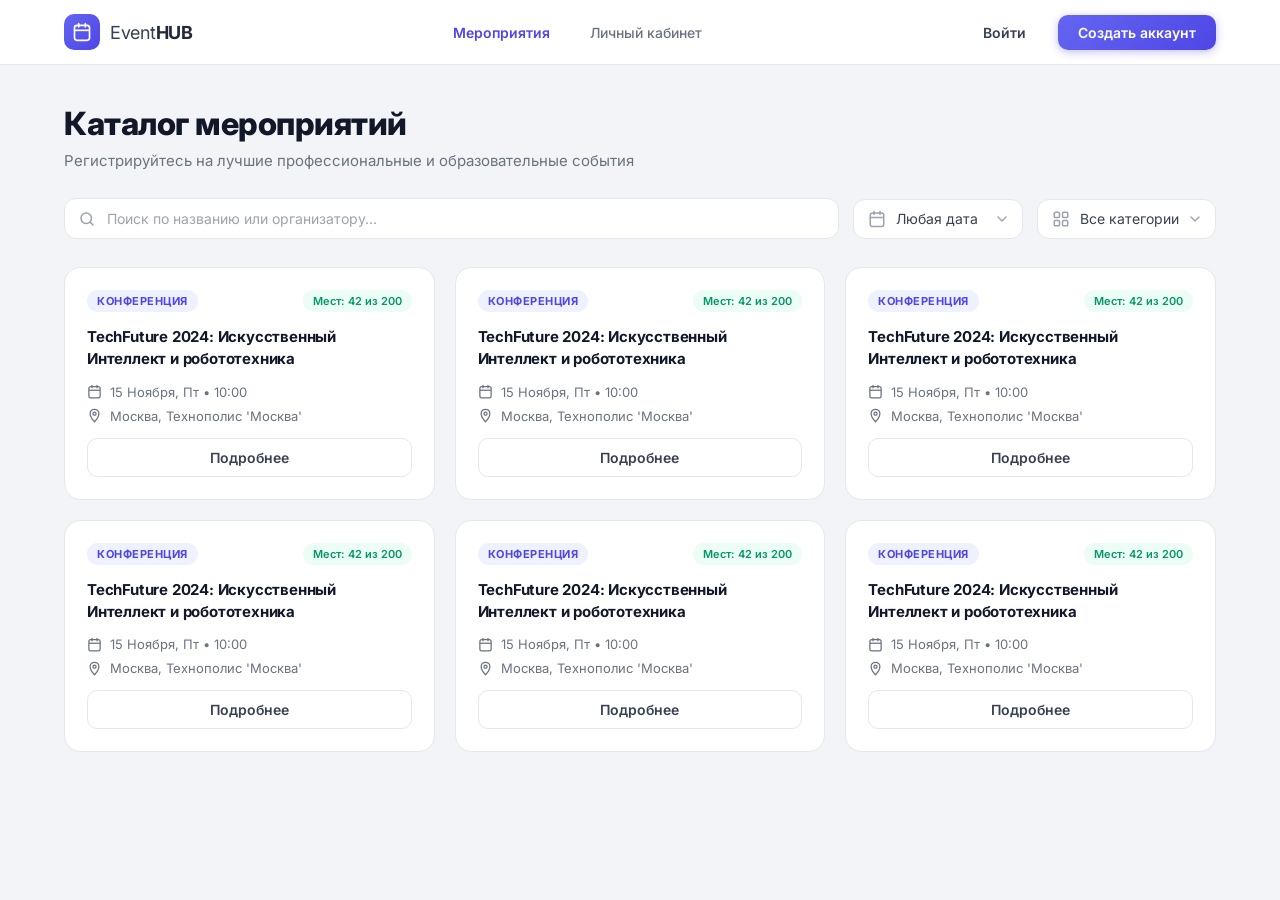
<file: index.html>
<!DOCTYPE html>
<html lang="ru">
<head>
    <meta charset="UTF-8">
    <meta name="viewport" content="width=device-width, initial-scale=1.0">
    <title>EventHUB — Каталог мероприятий</title>
    <link rel="stylesheet" href="style.css">
    <link rel="preconnect" href="https://fonts.googleapis.com">
    <link href="https://fonts.googleapis.com/css2?family=Inter:wght@400;500;600;700;800&display=swap" rel="stylesheet">
</head>
<body>

    <!-- ===== HEADER ===== -->
    <header class="header">
        <div class="header__inner">
            <a href="#" class="logo">
                <div class="logo__icon">
                    <svg width="20" height="20" viewBox="0 0 24 24" fill="none">
                        <rect x="3" y="4" width="18" height="18" rx="3" stroke="white" stroke-width="2"/>
                        <path d="M3 10h18" stroke="white" stroke-width="2"/>
                        <path d="M8 2v4M16 2v4" stroke="white" stroke-width="2" stroke-linecap="round"/>
                    </svg>
                </div>
                <span class="logo__text">Event<strong>HUB</strong></span>
            </a>

            <nav class="nav">
                <a href="#" class="nav__link nav__link--active">Мероприятия</a>
                <a href="#" class="nav__link">Личный кабинет</a>
            </nav>

            <div class="header__actions">
                <a href="#" class="btn btn--ghost">Войти</a>
                <a href="#" class="btn btn--primary">Создать аккаунт</a>
            </div>
        </div>
    </header>

    <!-- ===== MAIN ===== -->
    <main class="main">

        <!-- Hero -->
        <section class="hero">
            <h1 class="hero__title">Каталог мероприятий</h1>
            <p class="hero__subtitle">Регистрируйтесь на лучшие профессиональные и образовательные события</p>
        </section>

        <!-- Filters -->
        <section class="filters">
            <div class="filters__search">
                <svg class="filters__search-icon" width="18" height="18" viewBox="0 0 24 24" fill="none">
                    <circle cx="11" cy="11" r="7" stroke="#9CA3AF" stroke-width="2"/>
                    <path d="M20 20l-3.5-3.5" stroke="#9CA3AF" stroke-width="2" stroke-linecap="round"/>
                </svg>
                <input type="text" class="filters__input" placeholder="Поиск по названию или организатору...">
            </div>

            <div class="filters__select-wrap">
                <svg class="filters__select-icon" width="18" height="18" viewBox="0 0 24 24" fill="none">
                    <rect x="3" y="4" width="18" height="18" rx="3" stroke="#9CA3AF" stroke-width="2"/>
                    <path d="M3 10h18" stroke="#9CA3AF" stroke-width="2"/>
                    <path d="M8 2v4M16 2v4" stroke="#9CA3AF" stroke-width="2" stroke-linecap="round"/>
                </svg>
                <select class="filters__select">
                    <option>Любая дата</option>
                    <option>Сегодня</option>
                    <option>Эта неделя</option>
                    <option>Этот месяц</option>
                </select>
                <svg class="filters__chevron" width="16" height="16" viewBox="0 0 24 24" fill="none">
                    <path d="M6 9l6 6 6-6" stroke="#9CA3AF" stroke-width="2" stroke-linecap="round" stroke-linejoin="round"/>
                </svg>
            </div>

            <div class="filters__select-wrap">
                <svg class="filters__select-icon" width="18" height="18" viewBox="0 0 24 24" fill="none">
                    <rect x="3" y="3" width="7" height="7" rx="1.5" stroke="#9CA3AF" stroke-width="2"/>
                    <rect x="14" y="3" width="7" height="7" rx="1.5" stroke="#9CA3AF" stroke-width="2"/>
                    <rect x="3" y="14" width="7" height="7" rx="1.5" stroke="#9CA3AF" stroke-width="2"/>
                    <rect x="14" y="14" width="7" height="7" rx="1.5" stroke="#9CA3AF" stroke-width="2"/>
                </svg>
                <select class="filters__select">
                    <option>Все категории</option>
                    <option>Конференция</option>
                    <option>Мастер-класс</option>
                    <option>Семинар</option>
                </select>
                <svg class="filters__chevron" width="16" height="16" viewBox="0 0 24 24" fill="none">
                    <path d="M6 9l6 6 6-6" stroke="#9CA3AF" stroke-width="2" stroke-linecap="round" stroke-linejoin="round"/>
                </svg>
            </div>
        </section>

        <!-- Cards Grid -->
        <section class="cards">

            <!-- Card 1 -->
            <article class="card">
                <div class="card__header">
                    <span class="badge badge--category">КОНФЕРЕНЦИЯ</span>
                    <span class="badge badge--seats">Мест: 42 из 200</span>
                </div>
                <h2 class="card__title">TechFuture 2024: Искусственный Интеллект и робототехника</h2>
                <div class="card__meta">
                    <div class="card__meta-item">
                        <svg width="15" height="15" viewBox="0 0 24 24" fill="none">
                            <rect x="3" y="4" width="18" height="18" rx="3" stroke="#6B7280" stroke-width="2"/>
                            <path d="M3 10h18" stroke="#6B7280" stroke-width="2"/>
                            <path d="M8 2v4M16 2v4" stroke="#6B7280" stroke-width="2" stroke-linecap="round"/>
                        </svg>
                        <span>15 Ноября, Пт &bull; 10:00</span>
                    </div>
                    <div class="card__meta-item">
                        <svg width="15" height="15" viewBox="0 0 24 24" fill="none">
                            <path d="M12 2C8.13 2 5 5.13 5 9c0 5.25 7 13 7 13s7-7.75 7-13c0-3.87-3.13-7-7-7z" stroke="#6B7280" stroke-width="2"/>
                            <circle cx="12" cy="9" r="2.5" stroke="#6B7280" stroke-width="2"/>
                        </svg>
                        <span>Москва, Технополис 'Москва'</span>
                    </div>
                </div>
                <a href="#" class="card__btn">Подробнее</a>
            </article>

            <!-- Card 2 -->
            <article class="card">
                <div class="card__header">
                    <span class="badge badge--category">КОНФЕРЕНЦИЯ</span>
                    <span class="badge badge--seats">Мест: 42 из 200</span>
                </div>
                <h2 class="card__title">TechFuture 2024: Искусственный Интеллект и робототехника</h2>
                <div class="card__meta">
                    <div class="card__meta-item">
                        <svg width="15" height="15" viewBox="0 0 24 24" fill="none">
                            <rect x="3" y="4" width="18" height="18" rx="3" stroke="#6B7280" stroke-width="2"/>
                            <path d="M3 10h18" stroke="#6B7280" stroke-width="2"/>
                            <path d="M8 2v4M16 2v4" stroke="#6B7280" stroke-width="2" stroke-linecap="round"/>
                        </svg>
                        <span>15 Ноября, Пт &bull; 10:00</span>
                    </div>
                    <div class="card__meta-item">
                        <svg width="15" height="15" viewBox="0 0 24 24" fill="none">
                            <path d="M12 2C8.13 2 5 5.13 5 9c0 5.25 7 13 7 13s7-7.75 7-13c0-3.87-3.13-7-7-7z" stroke="#6B7280" stroke-width="2"/>
                            <circle cx="12" cy="9" r="2.5" stroke="#6B7280" stroke-width="2"/>
                        </svg>
                        <span>Москва, Технополис 'Москва'</span>
                    </div>
                </div>
                <a href="#" class="card__btn">Подробнее</a>
            </article>

            <!-- Card 3 -->
            <article class="card">
                <div class="card__header">
                    <span class="badge badge--category">КОНФЕРЕНЦИЯ</span>
                    <span class="badge badge--seats">Мест: 42 из 200</span>
                </div>
                <h2 class="card__title">TechFuture 2024: Искусственный Интеллект и робототехника</h2>
                <div class="card__meta">
                    <div class="card__meta-item">
                        <svg width="15" height="15" viewBox="0 0 24 24" fill="none">
                            <rect x="3" y="4" width="18" height="18" rx="3" stroke="#6B7280" stroke-width="2"/>
                            <path d="M3 10h18" stroke="#6B7280" stroke-width="2"/>
                            <path d="M8 2v4M16 2v4" stroke="#6B7280" stroke-width="2" stroke-linecap="round"/>
                        </svg>
                        <span>15 Ноября, Пт &bull; 10:00</span>
                    </div>
                    <div class="card__meta-item">
                        <svg width="15" height="15" viewBox="0 0 24 24" fill="none">
                            <path d="M12 2C8.13 2 5 5.13 5 9c0 5.25 7 13 7 13s7-7.75 7-13c0-3.87-3.13-7-7-7z" stroke="#6B7280" stroke-width="2"/>
                            <circle cx="12" cy="9" r="2.5" stroke="#6B7280" stroke-width="2"/>
                        </svg>
                        <span>Москва, Технополис 'Москва'</span>
                    </div>
                </div>
                <a href="#" class="card__btn">Подробнее</a>
            </article>

            <!-- Card 4 -->
            <article class="card">
                <div class="card__header">
                    <span class="badge badge--category">КОНФЕРЕНЦИЯ</span>
                    <span class="badge badge--seats">Мест: 42 из 200</span>
                </div>
                <h2 class="card__title">TechFuture 2024: Искусственный Интеллект и робототехника</h2>
                <div class="card__meta">
                    <div class="card__meta-item">
                        <svg width="15" height="15" viewBox="0 0 24 24" fill="none">
                            <rect x="3" y="4" width="18" height="18" rx="3" stroke="#6B7280" stroke-width="2"/>
                            <path d="M3 10h18" stroke="#6B7280" stroke-width="2"/>
                            <path d="M8 2v4M16 2v4" stroke="#6B7280" stroke-width="2" stroke-linecap="round"/>
                        </svg>
                        <span>15 Ноября, Пт &bull; 10:00</span>
                    </div>
                    <div class="card__meta-item">
                        <svg width="15" height="15" viewBox="0 0 24 24" fill="none">
                            <path d="M12 2C8.13 2 5 5.13 5 9c0 5.25 7 13 7 13s7-7.75 7-13c0-3.87-3.13-7-7-7z" stroke="#6B7280" stroke-width="2"/>
                            <circle cx="12" cy="9" r="2.5" stroke="#6B7280" stroke-width="2"/>
                        </svg>
                        <span>Москва, Технополис 'Москва'</span>
                    </div>
                </div>
                <a href="#" class="card__btn">Подробнее</a>
            </article>

            <!-- Card 5 -->
            <article class="card">
                <div class="card__header">
                    <span class="badge badge--category">КОНФЕРЕНЦИЯ</span>
                    <span class="badge badge--seats">Мест: 42 из 200</span>
                </div>
                <h2 class="card__title">TechFuture 2024: Искусственный Интеллект и робототехника</h2>
                <div class="card__meta">
                    <div class="card__meta-item">
                        <svg width="15" height="15" viewBox="0 0 24 24" fill="none">
                            <rect x="3" y="4" width="18" height="18" rx="3" stroke="#6B7280" stroke-width="2"/>
                            <path d="M3 10h18" stroke="#6B7280" stroke-width="2"/>
                            <path d="M8 2v4M16 2v4" stroke="#6B7280" stroke-width="2" stroke-linecap="round"/>
                        </svg>
                        <span>15 Ноября, Пт &bull; 10:00</span>
                    </div>
                    <div class="card__meta-item">
                        <svg width="15" height="15" viewBox="0 0 24 24" fill="none">
                            <path d="M12 2C8.13 2 5 5.13 5 9c0 5.25 7 13 7 13s7-7.75 7-13c0-3.87-3.13-7-7-7z" stroke="#6B7280" stroke-width="2"/>
                            <circle cx="12" cy="9" r="2.5" stroke="#6B7280" stroke-width="2"/>
                        </svg>
                        <span>Москва, Технополис 'Москва'</span>
                    </div>
                </div>
                <a href="#" class="card__btn">Подробнее</a>
            </article>

            <!-- Card 6 -->
            <article class="card">
                <div class="card__header">
                    <span class="badge badge--category">КОНФЕРЕНЦИЯ</span>
                    <span class="badge badge--seats">Мест: 42 из 200</span>
                </div>
                <h2 class="card__title">TechFuture 2024: Искусственный Интеллект и робототехника</h2>
                <div class="card__meta">
                    <div class="card__meta-item">
                        <svg width="15" height="15" viewBox="0 0 24 24" fill="none">
                            <rect x="3" y="4" width="18" height="18" rx="3" stroke="#6B7280" stroke-width="2"/>
                            <path d="M3 10h18" stroke="#6B7280" stroke-width="2"/>
                            <path d="M8 2v4M16 2v4" stroke="#6B7280" stroke-width="2" stroke-linecap="round"/>
                        </svg>
                        <span>15 Ноября, Пт &bull; 10:00</span>
                    </div>
                    <div class="card__meta-item">
                        <svg width="15" height="15" viewBox="0 0 24 24" fill="none">
                            <path d="M12 2C8.13 2 5 5.13 5 9c0 5.25 7 13 7 13s7-7.75 7-13c0-3.87-3.13-7-7-7z" stroke="#6B7280" stroke-width="2"/>
                            <circle cx="12" cy="9" r="2.5" stroke="#6B7280" stroke-width="2"/>
                        </svg>
                        <span>Москва, Технополис 'Москва'</span>
                    </div>
                </div>
                <a href="#" class="card__btn">Подробнее</a>
            </article>

        </section>
    </main>

</body>
</html>
</file>
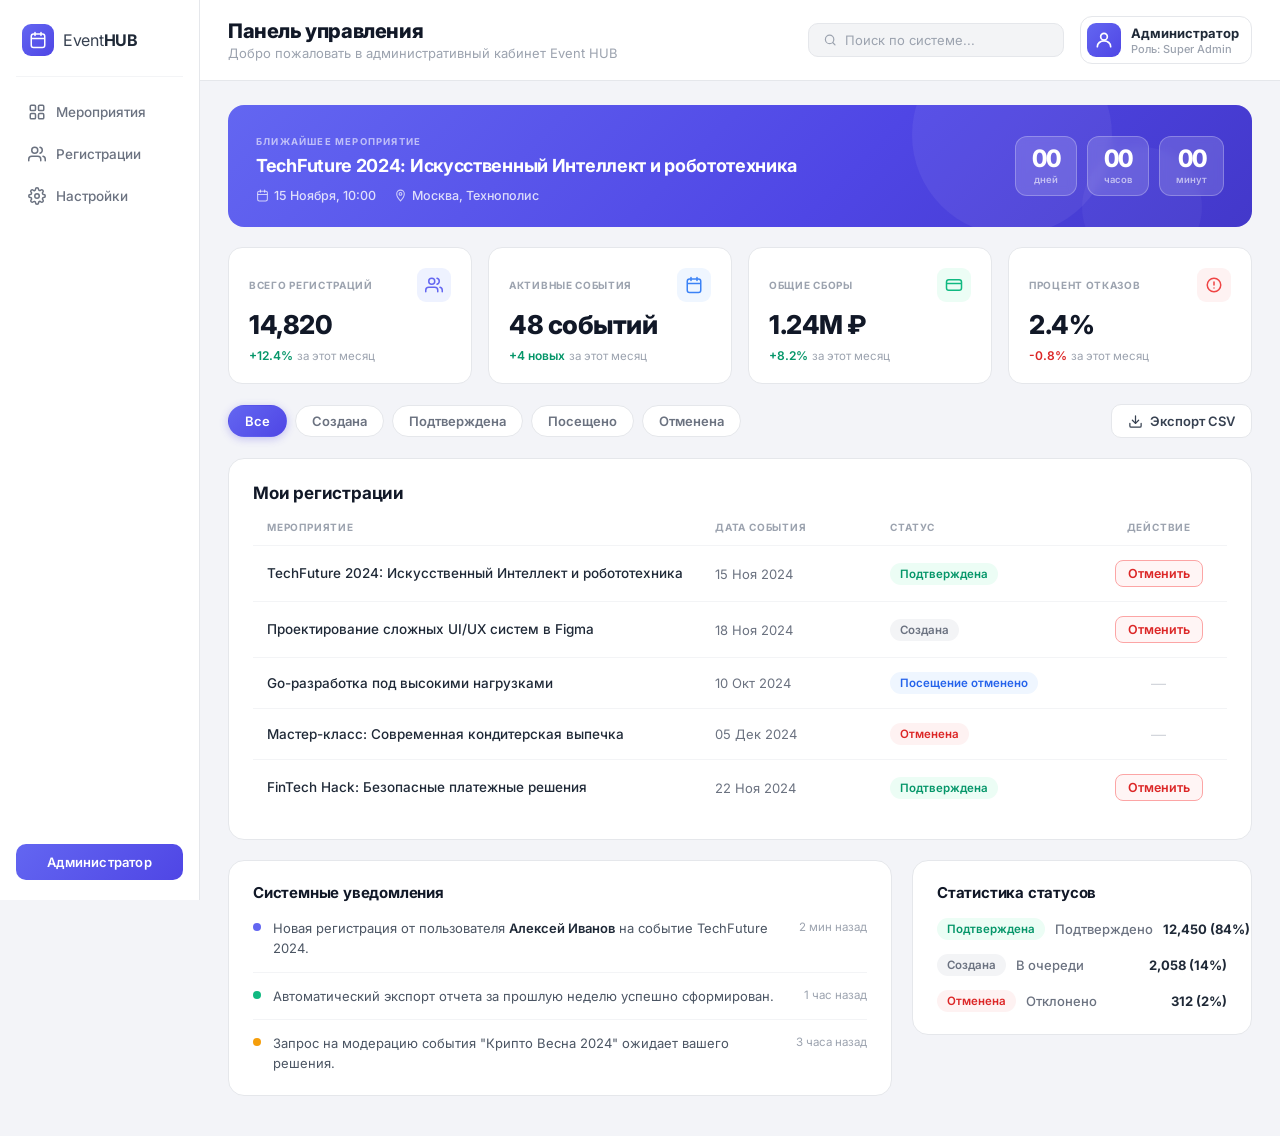
<file: admin.html>
<!DOCTYPE html>
<html lang="ru">
<head>
    <meta charset="UTF-8">
    <meta name="viewport" content="width=device-width, initial-scale=1.0">
    <title>Панель управления — EventHUB Admin</title>
    <link rel="stylesheet" href="admin-style.css">
    <link href="https://fonts.googleapis.com/css2?family=Inter:wght@400;500;600;700;800&display=swap" rel="stylesheet">
</head>
<body>

    <!-- ===== SIDEBAR ===== -->
    <aside class="sidebar">
        <div class="sidebar__logo">
            <div class="sidebar__logo-icon">
                <svg width="18" height="18" viewBox="0 0 24 24" fill="none">
                    <rect x="3" y="4" width="18" height="18" rx="3" stroke="white" stroke-width="2"/>
                    <path d="M3 10h18" stroke="white" stroke-width="2"/>
                    <path d="M8 2v4M16 2v4" stroke="white" stroke-width="2" stroke-linecap="round"/>
                </svg>
            </div>
            <span class="sidebar__logo-text">Event<strong>HUB</strong></span>
        </div>

        <nav class="sidebar__nav">
            <a href="#" class="sidebar__link">
                <svg width="18" height="18" viewBox="0 0 24 24" fill="none">
                    <rect x="3" y="3" width="7" height="7" rx="1.5" stroke="currentColor" stroke-width="2"/>
                    <rect x="14" y="3" width="7" height="7" rx="1.5" stroke="currentColor" stroke-width="2"/>
                    <rect x="3" y="14" width="7" height="7" rx="1.5" stroke="currentColor" stroke-width="2"/>
                    <rect x="14" y="14" width="7" height="7" rx="1.5" stroke="currentColor" stroke-width="2"/>
                </svg>
                <span>Мероприятия</span>
            </a>
            <a href="#" class="sidebar__link">
                <svg width="18" height="18" viewBox="0 0 24 24" fill="none">
                    <path d="M17 21v-2a4 4 0 0 0-4-4H5a4 4 0 0 0-4 4v2" stroke="currentColor" stroke-width="2" stroke-linecap="round"/>
                    <circle cx="9" cy="7" r="4" stroke="currentColor" stroke-width="2"/>
                    <path d="M23 21v-2a4 4 0 0 0-3-3.87M16 3.13a4 4 0 0 1 0 7.75" stroke="currentColor" stroke-width="2" stroke-linecap="round"/>
                </svg>
                <span>Регистрации</span>
            </a>
            <a href="#" class="sidebar__link">
                <svg width="18" height="18" viewBox="0 0 24 24" fill="none">
                    <circle cx="12" cy="12" r="3" stroke="currentColor" stroke-width="2"/>
                    <path d="M19.4 15a1.65 1.65 0 0 0 .33 1.82l.06.06a2 2 0 1 1-2.83 2.83l-.06-.06a1.65 1.65 0 0 0-1.82-.33 1.65 1.65 0 0 0-1 1.51V21a2 2 0 0 1-4 0v-.09A1.65 1.65 0 0 0 9 19.4a1.65 1.65 0 0 0-1.82.33l-.06.06a2 2 0 1 1-2.83-2.83l.06-.06A1.65 1.65 0 0 0 4.68 15a1.65 1.65 0 0 0-1.51-1H3a2 2 0 0 1 0-4h.09A1.65 1.65 0 0 0 4.6 9a1.65 1.65 0 0 0-.33-1.82l-.06-.06a2 2 0 1 1 2.83-2.83l.06.06A1.65 1.65 0 0 0 9 4.68a1.65 1.65 0 0 0 1-1.51V3a2 2 0 0 1 4 0v.09a1.65 1.65 0 0 0 1 1.51 1.65 1.65 0 0 0 1.82-.33l.06-.06a2 2 0 1 1 2.83 2.83l-.06.06A1.65 1.65 0 0 0 19.4 9a1.65 1.65 0 0 0 1.51 1H21a2 2 0 0 1 0 4h-.09a1.65 1.65 0 0 0-1.51 1z" stroke="currentColor" stroke-width="2"/>
                </svg>
                <span>Настройки</span>
            </a>
        </nav>

        <div class="sidebar__role"><span>Администратор</span></div>
    </aside>

    <!-- ===== MAIN AREA ===== -->
    <div class="main-area">

        <!-- Top Bar -->
        <header class="topbar">
            <div class="topbar__left">
                <h1 class="topbar__title">Панель управления</h1>
                <p class="topbar__subtitle">Добро пожаловать в административный кабинет Event HUB</p>
            </div>
            <div class="topbar__right">
                <div class="search-box">
                    <svg width="16" height="16" viewBox="0 0 24 24" fill="none">
                        <circle cx="11" cy="11" r="7" stroke="#9CA3AF" stroke-width="2"/>
                        <path d="M20 20l-3.5-3.5" stroke="#9CA3AF" stroke-width="2" stroke-linecap="round"/>
                    </svg>
                    <input type="text" class="search-box__input" placeholder="Поиск по системе...">
                </div>
                <div class="user-badge">
                    <div class="user-badge__avatar">
                        <svg width="20" height="20" viewBox="0 0 24 24" fill="none">
                            <circle cx="12" cy="8" r="4" stroke="white" stroke-width="2"/>
                            <path d="M4 20c0-4 3.6-7 8-7s8 3 8 7" stroke="white" stroke-width="2" stroke-linecap="round"/>
                        </svg>
                    </div>
                    <div class="user-badge__info">
                        <span class="user-badge__name">Администратор</span>
                        <span class="user-badge__role">Роль: Super Admin</span>
                    </div>
                </div>
            </div>
        </header>

        <!-- Content -->
        <main class="content">

            <!-- Countdown Banner -->
            <section class="countdown-banner">
                <div class="countdown-banner__info">
                    <span class="countdown-banner__label">БЛИЖАЙШЕЕ МЕРОПРИЯТИЕ</span>
                    <h2 class="countdown-banner__title">TechFuture 2024: Искусственный Интеллект и робототехника</h2>
                    <div class="countdown-banner__meta">
                        <div class="countdown-banner__meta-item">
                            <svg width="13" height="13" viewBox="0 0 24 24" fill="none">
                                <rect x="3" y="4" width="18" height="18" rx="3" stroke="rgba(255,255,255,.7)" stroke-width="2"/>
                                <path d="M3 10h18" stroke="rgba(255,255,255,.7)" stroke-width="2"/>
                                <path d="M8 2v4M16 2v4" stroke="rgba(255,255,255,.7)" stroke-width="2" stroke-linecap="round"/>
                            </svg>
                            <span>15 Ноября, 10:00</span>
                        </div>
                        <div class="countdown-banner__meta-item">
                            <svg width="13" height="13" viewBox="0 0 24 24" fill="none">
                                <path d="M12 2C8.13 2 5 5.13 5 9c0 5.25 7 13 7 13s7-7.75 7-13c0-3.87-3.13-7-7-7z" stroke="rgba(255,255,255,.7)" stroke-width="2"/>
                                <circle cx="12" cy="9" r="2.5" stroke="rgba(255,255,255,.7)" stroke-width="2"/>
                            </svg>
                            <span>Москва, Технополис</span>
                        </div>
                    </div>
                </div>
                <div class="countdown-banner__timer">
                    <div class="timer-block">
                        <span class="timer-block__num" id="days">02</span>
                        <span class="timer-block__label">дней</span>
                    </div>
                    <div class="timer-block">
                        <span class="timer-block__num" id="hours">14</span>
                        <span class="timer-block__label">часов</span>
                    </div>
                    <div class="timer-block">
                        <span class="timer-block__num" id="minutes">20</span>
                        <span class="timer-block__label">минут</span>
                    </div>
                </div>
            </section>

            <!-- Stats Cards -->
            <section class="stats">
                <div class="stat-card">
                    <div class="stat-card__top">
                        <span class="stat-card__label">ВСЕГО РЕГИСТРАЦИЙ</span>
                        <div class="stat-card__icon stat-card__icon--purple">
                            <svg width="18" height="18" viewBox="0 0 24 24" fill="none">
                                <path d="M17 21v-2a4 4 0 0 0-4-4H5a4 4 0 0 0-4 4v2" stroke="#6366F1" stroke-width="2" stroke-linecap="round"/>
                                <circle cx="9" cy="7" r="4" stroke="#6366F1" stroke-width="2"/>
                                <path d="M23 21v-2a4 4 0 0 0-3-3.87M16 3.13a4 4 0 0 1 0 7.75" stroke="#6366F1" stroke-width="2" stroke-linecap="round"/>
                            </svg>
                        </div>
                    </div>
                    <div class="stat-card__value">14,820</div>
                    <div class="stat-card__change stat-card__change--up">+12.4% <span>за этот месяц</span></div>
                </div>

                <div class="stat-card">
                    <div class="stat-card__top">
                        <span class="stat-card__label">АКТИВНЫЕ СОБЫТИЯ</span>
                        <div class="stat-card__icon stat-card__icon--blue">
                            <svg width="18" height="18" viewBox="0 0 24 24" fill="none">
                                <rect x="3" y="4" width="18" height="18" rx="3" stroke="#3B82F6" stroke-width="2"/>
                                <path d="M3 10h18" stroke="#3B82F6" stroke-width="2"/>
                                <path d="M8 2v4M16 2v4" stroke="#3B82F6" stroke-width="2" stroke-linecap="round"/>
                            </svg>
                        </div>
                    </div>
                    <div class="stat-card__value">48 событий</div>
                    <div class="stat-card__change stat-card__change--up">+4 новых <span>за этот месяц</span></div>
                </div>

                <div class="stat-card">
                    <div class="stat-card__top">
                        <span class="stat-card__label">ОБЩИЕ СБОРЫ</span>
                        <div class="stat-card__icon stat-card__icon--green">
                            <svg width="18" height="18" viewBox="0 0 24 24" fill="none">
                                <rect x="2" y="5" width="20" height="14" rx="3" stroke="#10B981" stroke-width="2"/>
                                <path d="M2 10h20" stroke="#10B981" stroke-width="2"/>
                            </svg>
                        </div>
                    </div>
                    <div class="stat-card__value">1.24M ₽</div>
                    <div class="stat-card__change stat-card__change--up">+8.2% <span>за этот месяц</span></div>
                </div>

                <div class="stat-card">
                    <div class="stat-card__top">
                        <span class="stat-card__label">ПРОЦЕНТ ОТКАЗОВ</span>
                        <div class="stat-card__icon stat-card__icon--red">
                            <svg width="18" height="18" viewBox="0 0 24 24" fill="none">
                                <circle cx="12" cy="12" r="9" stroke="#EF4444" stroke-width="2"/>
                                <path d="M12 8v4M12 16h.01" stroke="#EF4444" stroke-width="2" stroke-linecap="round"/>
                            </svg>
                        </div>
                    </div>
                    <div class="stat-card__value">2.4%</div>
                    <div class="stat-card__change stat-card__change--down">-0.8% <span>за этот месяц</span></div>
                </div>
            </section>

            <!-- Toolbar -->
            <section class="toolbar">
                <div class="tabs">
                    <button class="tab tab--active">Все</button>
                    <button class="tab">Создана</button>
                    <button class="tab">Подтверждена</button>
                    <button class="tab">Посещено</button>
                    <button class="tab">Отменена</button>
                </div>
                <button class="btn-export">
                    <svg width="15" height="15" viewBox="0 0 24 24" fill="none">
                        <path d="M21 15v4a2 2 0 0 1-2 2H5a2 2 0 0 1-2-2v-4" stroke="#374151" stroke-width="2" stroke-linecap="round"/>
                        <polyline points="7 10 12 15 17 10" stroke="#374151" stroke-width="2" stroke-linecap="round" stroke-linejoin="round"/>
                        <line x1="12" y1="15" x2="12" y2="3" stroke="#374151" stroke-width="2" stroke-linecap="round"/>
                    </svg>
                    Экспорт CSV
                </button>
            </section>

            <!-- Registrations Table -->
            <section class="registrations">
                <h2 class="registrations__title">Мои регистрации</h2>
                <div class="table-wrap">
                    <table class="reg-table">
                        <thead>
                            <tr>
                                <th class="reg-table__th reg-table__th--event">МЕРОПРИЯТИЕ</th>
                                <th class="reg-table__th reg-table__th--date">ДАТА СОБЫТИЯ</th>
                                <th class="reg-table__th reg-table__th--status">СТАТУС</th>
                                <th class="reg-table__th reg-table__th--action">ДЕЙСТВИЕ</th>
                            </tr>
                        </thead>
                        <tbody>
                            <tr class="reg-table__row">
                                <td class="reg-table__td reg-table__td--event">TechFuture 2024: Искусственный Интеллект и робототехника</td>
                                <td class="reg-table__td reg-table__td--date">15 Ноя 2024</td>
                                <td class="reg-table__td reg-table__td--status"><span class="status status--confirmed">Подтверждена</span></td>
                                <td class="reg-table__td reg-table__td--action"><button class="btn-cancel">Отменить</button></td>
                            </tr>
                            <tr class="reg-table__row">
                                <td class="reg-table__td reg-table__td--event">Проектирование сложных UI/UX систем в Figma</td>
                                <td class="reg-table__td reg-table__td--date">18 Ноя 2024</td>
                                <td class="reg-table__td reg-table__td--status"><span class="status status--created">Создана</span></td>
                                <td class="reg-table__td reg-table__td--action"><button class="btn-cancel">Отменить</button></td>
                            </tr>
                            <tr class="reg-table__row">
                                <td class="reg-table__td reg-table__td--event">Go-разработка под высокими нагрузками</td>
                                <td class="reg-table__td reg-table__td--date">10 Окт 2024</td>
                                <td class="reg-table__td reg-table__td--status"><span class="status status--cancelled-visit">Посещение отменено</span></td>
                                <td class="reg-table__td reg-table__td--action"><span class="action-dash">&mdash;</span></td>
                            </tr>
                            <tr class="reg-table__row">
                                <td class="reg-table__td reg-table__td--event">Мастер-класс: Современная кондитерская выпечка</td>
                                <td class="reg-table__td reg-table__td--date">05 Дек 2024</td>
                                <td class="reg-table__td reg-table__td--status"><span class="status status--cancelled">Отменена</span></td>
                                <td class="reg-table__td reg-table__td--action"><span class="action-dash">&mdash;</span></td>
                            </tr>
                            <tr class="reg-table__row">
                                <td class="reg-table__td reg-table__td--event">FinTech Hack: Безопасные платежные решения</td>
                                <td class="reg-table__td reg-table__td--date">22 Ноя 2024</td>
                                <td class="reg-table__td reg-table__td--status"><span class="status status--confirmed">Подтверждена</span></td>
                                <td class="reg-table__td reg-table__td--action"><button class="btn-cancel">Отменить</button></td>
                            </tr>
                        </tbody>
                    </table>
                </div>
            </section>

            <!-- Bottom Row -->
            <section class="bottom-row">
                <div class="notifications">
                    <h3 class="panel-title">Системные уведомления</h3>
                    <ul class="notif-list">
                        <li class="notif-item">
                            <span class="notif-dot notif-dot--purple"></span>
                            <span class="notif-item__text">Новая регистрация от пользователя <strong>Алексей Иванов</strong> на событие TechFuture 2024.</span>
                            <span class="notif-item__time">2 мин назад</span>
                        </li>
                        <li class="notif-item">
                            <span class="notif-dot notif-dot--green"></span>
                            <span class="notif-item__text">Автоматический экспорт отчета за прошлую неделю успешно сформирован.</span>
                            <span class="notif-item__time">1 час назад</span>
                        </li>
                        <li class="notif-item">
                            <span class="notif-dot notif-dot--orange"></span>
                            <span class="notif-item__text">Запрос на модерацию события "Крипто Весна 2024" ожидает вашего решения.</span>
                            <span class="notif-item__time">3 часа назад</span>
                        </li>
                    </ul>
                </div>

                <div class="status-stats">
                    <h3 class="panel-title">Статистика статусов</h3>
                    <div class="status-stat-list">
                        <div class="status-stat-row">
                            <span class="status status--confirmed">Подтверждена</span>
                            <span class="status-stat-row__label">Подтверждено</span>
                            <span class="status-stat-row__value">12,450 (84%)</span>
                        </div>
                        <div class="status-stat-row">
                            <span class="status status--created">Создана</span>
                            <span class="status-stat-row__label">В очереди</span>
                            <span class="status-stat-row__value">2,058 (14%)</span>
                        </div>
                        <div class="status-stat-row">
                            <span class="status status--cancelled">Отменена</span>
                            <span class="status-stat-row__label">Отклонено</span>
                            <span class="status-stat-row__value">312 (2%)</span>
                        </div>
                    </div>
                </div>
            </section>

        </main>
    </div>

    <script>
        document.querySelectorAll('.tab').forEach(tab => {
            tab.addEventListener('click', () => {
                document.querySelectorAll('.tab').forEach(t => t.classList.remove('tab--active'));
                tab.classList.add('tab--active');
            });
        });
        (function () {
            const target = new Date('2024-11-15T10:00:00');
            const pad = n => String(n).padStart(2, '0');
            function tick() {
                const d = Math.max(0, target - new Date());
                document.getElementById('days').textContent    = pad(Math.floor(d / 864e5));
                document.getElementById('hours').textContent   = pad(Math.floor((d % 864e5) / 36e5));
                document.getElementById('minutes').textContent = pad(Math.floor((d % 36e5) / 6e4));
            }
            tick(); setInterval(tick, 1000);
        })();
    </script>

</body>
</html>
</file>
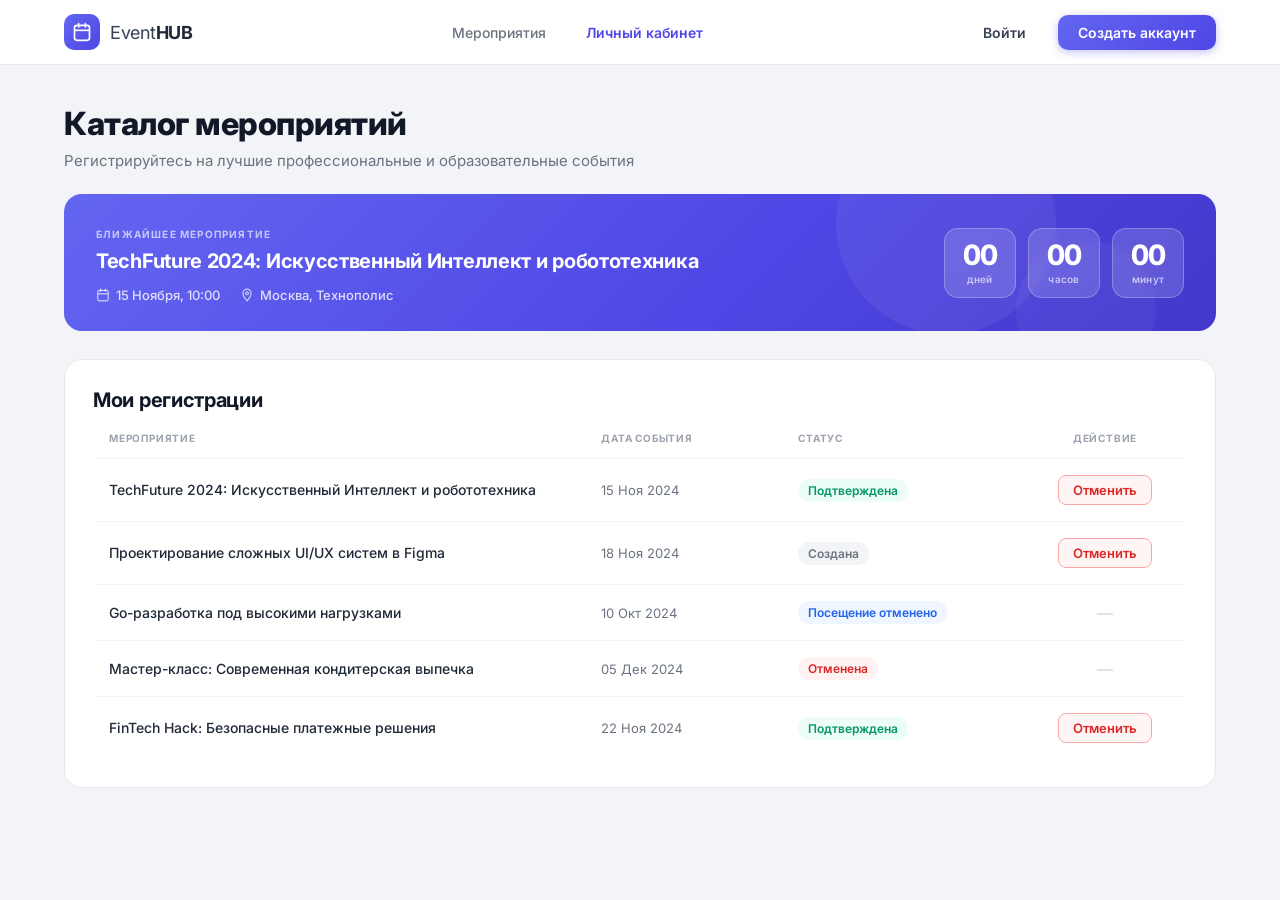
<file: cabinet.html>
<!DOCTYPE html>
<html lang="ru">
<head>
    <meta charset="UTF-8">
    <meta name="viewport" content="width=device-width, initial-scale=1.0">
    <title>Личный кабинет — EventHUB</title>
    <link rel="stylesheet" href="cabinet-style.css">
    <link rel="preconnect" href="https://fonts.googleapis.com">
    <link href="https://fonts.googleapis.com/css2?family=Inter:wght@400;500;600;700;800&display=swap" rel="stylesheet">
</head>
<body>

    <!-- ===== HEADER ===== -->
    <header class="header">
        <div class="header__inner">
            <a href="index.html" class="logo">
                <div class="logo__icon">
                    <svg width="20" height="20" viewBox="0 0 24 24" fill="none">
                        <rect x="3" y="4" width="18" height="18" rx="3" stroke="white" stroke-width="2"/>
                        <path d="M3 10h18" stroke="white" stroke-width="2"/>
                        <path d="M8 2v4M16 2v4" stroke="white" stroke-width="2" stroke-linecap="round"/>
                    </svg>
                </div>
                <span class="logo__text">Event<strong>HUB</strong></span>
            </a>

            <nav class="nav">
                <a href="index.html" class="nav__link">Мероприятия</a>
                <a href="cabinet.html" class="nav__link nav__link--active">Личный кабинет</a>
            </nav>

            <div class="header__actions">
                <a href="#" class="btn btn--ghost">Войти</a>
                <a href="#" class="btn btn--primary">Создать аккаунт</a>
            </div>
        </div>
    </header>

    <!-- ===== MAIN ===== -->
    <main class="main">

        <!-- Hero -->
        <section class="hero">
            <h1 class="hero__title">Каталог мероприятий</h1>
            <p class="hero__subtitle">Регистрируйтесь на лучшие профессиональные и образовательные события</p>
        </section>

        <!-- Countdown Banner -->
        <section class="countdown-banner">
            <div class="countdown-banner__info">
                <span class="countdown-banner__label">БЛИЖАЙШЕЕ МЕРОПРИЯТИЕ</span>
                <h2 class="countdown-banner__title">
                    TechFuture 2024: Искусственный Интеллект и робототехника
                </h2>
                <div class="countdown-banner__meta">
                    <div class="countdown-banner__meta-item">
                        <svg width="14" height="14" viewBox="0 0 24 24" fill="none">
                            <rect x="3" y="4" width="18" height="18" rx="3"
                                  stroke="rgba(255,255,255,0.7)" stroke-width="2"/>
                            <path d="M3 10h18" stroke="rgba(255,255,255,0.7)" stroke-width="2"/>
                            <path d="M8 2v4M16 2v4" stroke="rgba(255,255,255,0.7)"
                                  stroke-width="2" stroke-linecap="round"/>
                        </svg>
                        <span>15 Ноября, 10:00</span>
                    </div>
                    <div class="countdown-banner__meta-item">
                        <svg width="14" height="14" viewBox="0 0 24 24" fill="none">
                            <path d="M12 2C8.13 2 5 5.13 5 9c0 5.25 7 13 7 13s7-7.75 7-13
                                     c0-3.87-3.13-7-7-7z"
                                  stroke="rgba(255,255,255,0.7)" stroke-width="2"/>
                            <circle cx="12" cy="9" r="2.5"
                                    stroke="rgba(255,255,255,0.7)" stroke-width="2"/>
                        </svg>
                        <span>Москва, Технополис</span>
                    </div>
                </div>
            </div>

            <div class="countdown-banner__timer">
                <div class="timer-block">
                    <span class="timer-block__num" id="days">02</span>
                    <span class="timer-block__label">дней</span>
                </div>
                <div class="timer-block">
                    <span class="timer-block__num" id="hours">14</span>
                    <span class="timer-block__label">часов</span>
                </div>
                <div class="timer-block">
                    <span class="timer-block__num" id="minutes">20</span>
                    <span class="timer-block__label">минут</span>
                </div>
            </div>
        </section>

        <!-- My Registrations -->
        <section class="registrations">
            <h2 class="registrations__title">Мои регистрации</h2>

            <div class="table-wrap">
                <table class="reg-table">
                    <thead>
                        <tr>
                            <th class="reg-table__th reg-table__th--event">МЕРОПРИЯТИЕ</th>
                            <th class="reg-table__th reg-table__th--date">ДАТА СОБЫТИЯ</th>
                            <th class="reg-table__th reg-table__th--status">СТАТУС</th>
                            <th class="reg-table__th reg-table__th--action">ДЕЙСТВИЕ</th>
                        </tr>
                    </thead>
                    <tbody>

                        <tr class="reg-table__row">
                            <td class="reg-table__td reg-table__td--event">
                                TechFuture 2024: Искусственный Интеллект и робототехника
                            </td>
                            <td class="reg-table__td reg-table__td--date">15 Ноя 2024</td>
                            <td class="reg-table__td reg-table__td--status">
                                <span class="status status--confirmed">Подтверждена</span>
                            </td>
                            <td class="reg-table__td reg-table__td--action">
                                <button class="btn-cancel">Отменить</button>
                            </td>
                        </tr>

                        <tr class="reg-table__row">
                            <td class="reg-table__td reg-table__td--event">
                                Проектирование сложных UI/UX систем в Figma
                            </td>
                            <td class="reg-table__td reg-table__td--date">18 Ноя 2024</td>
                            <td class="reg-table__td reg-table__td--status">
                                <span class="status status--created">Создана</span>
                            </td>
                            <td class="reg-table__td reg-table__td--action">
                                <button class="btn-cancel">Отменить</button>
                            </td>
                        </tr>

                        <tr class="reg-table__row">
                            <td class="reg-table__td reg-table__td--event">
                                Go-разработка под высокими нагрузками
                            </td>
                            <td class="reg-table__td reg-table__td--date">10 Окт 2024</td>
                            <td class="reg-table__td reg-table__td--status">
                                <span class="status status--cancelled-visit">Посещение отменено</span>
                            </td>
                            <td class="reg-table__td reg-table__td--action">
                                <span class="action-dash">&mdash;</span>
                            </td>
                        </tr>

                        <tr class="reg-table__row">
                            <td class="reg-table__td reg-table__td--event">
                                Мастер-класс: Современная кондитерская выпечка
                            </td>
                            <td class="reg-table__td reg-table__td--date">05 Дек 2024</td>
                            <td class="reg-table__td reg-table__td--status">
                                <span class="status status--cancelled">Отменена</span>
                            </td>
                            <td class="reg-table__td reg-table__td--action">
                                <span class="action-dash">&mdash;</span>
                            </td>
                        </tr>

                        <tr class="reg-table__row">
                            <td class="reg-table__td reg-table__td--event">
                                FinTech Hack: Безопасные платежные решения
                            </td>
                            <td class="reg-table__td reg-table__td--date">22 Ноя 2024</td>
                            <td class="reg-table__td reg-table__td--status">
                                <span class="status status--confirmed">Подтверждена</span>
                            </td>
                            <td class="reg-table__td reg-table__td--action">
                                <button class="btn-cancel">Отменить</button>
                            </td>
                        </tr>

                    </tbody>
                </table>
            </div>
        </section>

    </main>

    <!-- Countdown Script -->
    <script>
        (function () {
            const targetDate = new Date('2024-11-15T10:00:00');
            function pad(n) { return String(n).padStart(2, '0'); }
            function update() {
                const diff = Math.max(0, targetDate - new Date());
                document.getElementById('days').textContent    = pad(Math.floor(diff / 86400000));
                document.getElementById('hours').textContent   = pad(Math.floor((diff % 86400000) / 3600000));
                document.getElementById('minutes').textContent = pad(Math.floor((diff % 3600000) / 60000));
            }
            update();
            setInterval(update, 1000);
        })();
    </script>

</body>
</html>
</file>
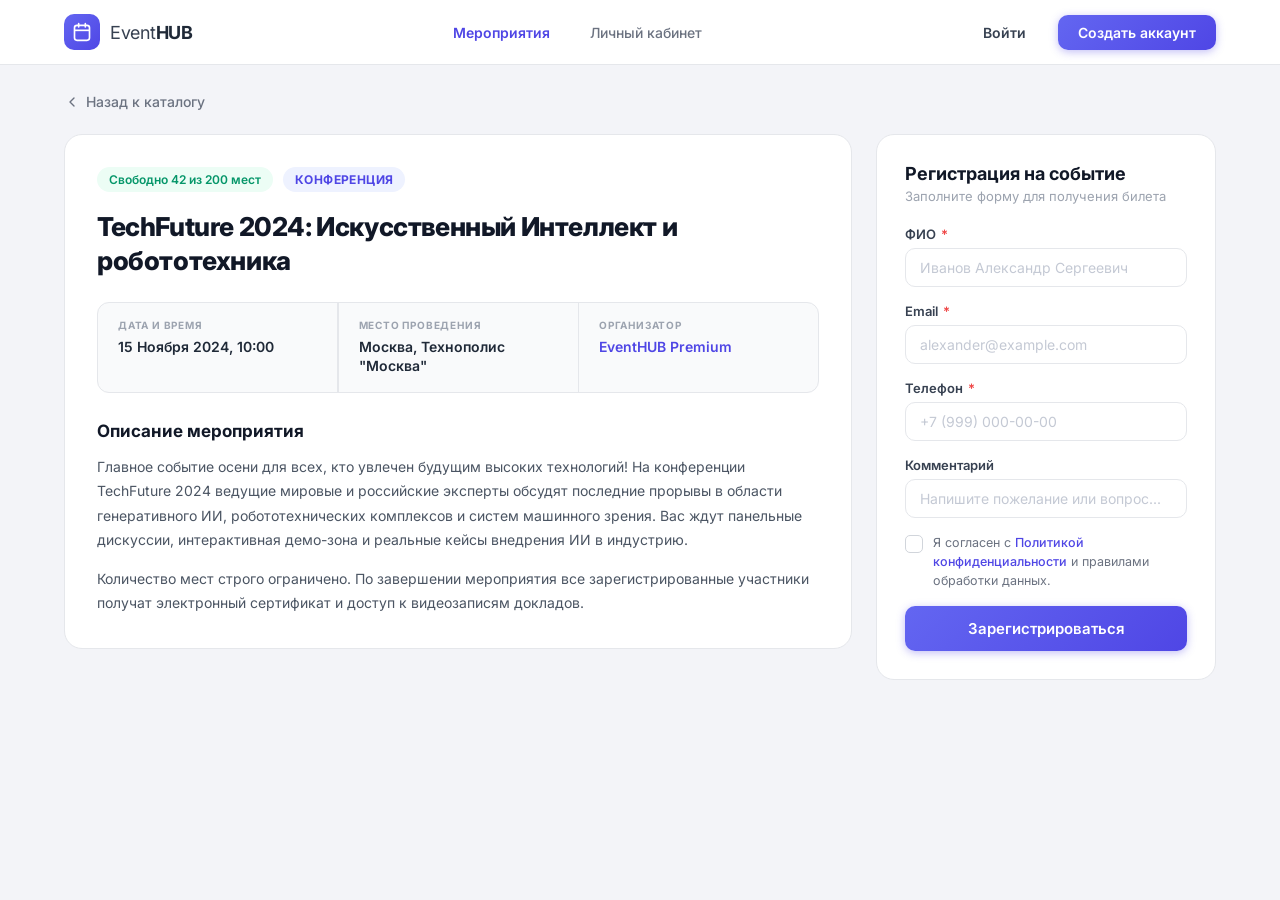
<file: event.html>
<!DOCTYPE html>
<html lang="ru">
<head>
    <meta charset="UTF-8">
    <meta name="viewport" content="width=device-width, initial-scale=1.0">
    <title>TechFuture 2024 — EventHUB</title>
    <link rel="stylesheet" href="event-style.css">
    <link rel="preconnect" href="https://fonts.googleapis.com">
    <link href="https://fonts.googleapis.com/css2?family=Inter:wght@400;500;600;700;800&display=swap" rel="stylesheet">
</head>
<body>

    <!-- ===== HEADER ===== -->
    <header class="header">
        <div class="header__inner">
            <a href="index.html" class="logo">
                <div class="logo__icon">
                    <svg width="20" height="20" viewBox="0 0 24 24" fill="none">
                        <rect x="3" y="4" width="18" height="18" rx="3" stroke="white" stroke-width="2"/>
                        <path d="M3 10h18" stroke="white" stroke-width="2"/>
                        <path d="M8 2v4M16 2v4" stroke="white" stroke-width="2" stroke-linecap="round"/>
                    </svg>
                </div>
                <span class="logo__text">Event<strong>HUB</strong></span>
            </a>

            <nav class="nav">
                <a href="index.html" class="nav__link nav__link--active">Мероприятия</a>
                <a href="#" class="nav__link">Личный кабинет</a>
            </nav>

            <div class="header__actions">
                <a href="#" class="btn btn--ghost">Войти</a>
                <a href="#" class="btn btn--primary">Создать аккаунт</a>
            </div>
        </div>
    </header>

    <!-- ===== MAIN ===== -->
    <main class="main">

        <!-- Back Link -->
        <a href="index.html" class="back-link">
            <svg width="16" height="16" viewBox="0 0 24 24" fill="none">
                <path d="M15 18l-6-6 6-6" stroke="#6B7280" stroke-width="2"
                      stroke-linecap="round" stroke-linejoin="round"/>
            </svg>
            <span>Назад к каталогу</span>
        </a>

        <!-- Content Layout -->
        <div class="layout">

            <!-- LEFT: Event Info -->
            <div class="event-info">

                <div class="event-info__badges">
                    <span class="badge badge--seats">Свободно 42 из 200 мест</span>
                    <span class="badge badge--category">КОНФЕРЕНЦИЯ</span>
                </div>

                <h1 class="event-info__title">
                    TechFuture 2024: Искусственный Интеллект и робототехника
                </h1>

                <!-- Meta Table -->
                <div class="event-meta">
                    <div class="event-meta__item">
                        <span class="event-meta__label">ДАТА И ВРЕМЯ</span>
                        <span class="event-meta__value">15 Ноября 2024, 10:00</span>
                    </div>
                    <div class="event-meta__divider"></div>
                    <div class="event-meta__item">
                        <span class="event-meta__label">МЕСТО ПРОВЕДЕНИЯ</span>
                        <span class="event-meta__value">Москва, Технополис "Москва"</span>
                    </div>
                    <div class="event-meta__divider"></div>
                    <div class="event-meta__item">
                        <span class="event-meta__label">ОРГАНИЗАТОР</span>
                        <a href="#" class="event-meta__value event-meta__value--link">EventHUB Premium</a>
                    </div>
                </div>

                <!-- Description -->
                <div class="event-description">
                    <h2 class="event-description__heading">Описание мероприятия</h2>
                    <p class="event-description__text">
                        Главное событие осени для всех, кто увлечен будущим высоких технологий!
                        На конференции TechFuture 2024 ведущие мировые и российские эксперты обсудят
                        последние прорывы в области генеративного ИИ, робототехнических комплексов
                        и систем машинного зрения. Вас ждут панельные дискуссии, интерактивная
                        демо-зона и реальные кейсы внедрения ИИ в индустрию.
                    </p>
                    <p class="event-description__text">
                        Количество мест строго ограничено. По завершении мероприятия все
                        зарегистрированные участники получат электронный сертификат и доступ
                        к видеозаписям докладов.
                    </p>
                </div>

            </div>

            <!-- RIGHT: Registration Form -->
            <aside class="reg-form-wrap">
                <div class="reg-form">
                    <h2 class="reg-form__title">Регистрация на событие</h2>
                    <p class="reg-form__subtitle">Заполните форму для получения билета</p>

                    <form class="reg-form__form" action="#" method="POST">

                        <div class="form-group">
                            <label class="form-label" for="fullname">
                                ФИО <span class="form-label__req">*</span>
                            </label>
                            <input type="text" id="fullname" class="form-input"
                                   placeholder="Иванов Александр Сергеевич" required>
                        </div>

                        <div class="form-group">
                            <label class="form-label" for="email">
                                Email <span class="form-label__req">*</span>
                            </label>
                            <input type="email" id="email" class="form-input"
                                   placeholder="alexander@example.com" required>
                        </div>

                        <div class="form-group">
                            <label class="form-label" for="phone">
                                Телефон <span class="form-label__req">*</span>
                            </label>
                            <input type="tel" id="phone" class="form-input"
                                   placeholder="+7 (999) 000-00-00" required>
                        </div>

                        <div class="form-group">
                            <label class="form-label" for="comment">Комментарий</label>
                            <input type="text" id="comment" class="form-input"
                                   placeholder="Напишите пожелание или вопрос...">
                        </div>

                        <label class="checkbox-wrap">
                            <input type="checkbox" class="checkbox-input" id="agree" required>
                            <span class="checkbox-custom">
                                <svg width="12" height="12" viewBox="0 0 24 24" fill="none">
                                    <path d="M5 13l4 4L19 7" stroke="white" stroke-width="3"
                                          stroke-linecap="round" stroke-linejoin="round"/>
                                </svg>
                            </span>
                            <span class="checkbox-text">
                                Я согласен с
                                <a href="#" class="checkbox-link">Политикой конфиденциальности</a>
                                и правилами обработки данных.
                            </span>
                        </label>

                        <button type="submit" class="btn btn--primary btn--full">
                            Зарегистрироваться
                        </button>

                    </form>
                </div>
            </aside>

        </div>
    </main>

</body>
</html>
</file>
<file: style.css>
/* ===========================
   RESET & BASE
   =========================== */
*, *::before, *::after {
    box-sizing: border-box;
    margin: 0;
    padding: 0;
}

body {
    font-family: 'Inter', sans-serif;
    background-color: #F3F4F8;
    color: #1F2937;
    min-height: 100vh;
}

a {
    text-decoration: none;
    color: inherit;
}

/* ===========================
   HEADER
   =========================== */
.header {
    background-color: #FFFFFF;
    border-bottom: 1px solid #E5E7EB;
    position: sticky;
    top: 0;
    z-index: 100;
}

.header__inner {
    max-width: 1200px;
    margin: 0 auto;
    padding: 0 24px;
    height: 64px;
    display: flex;
    align-items: center;
    justify-content: space-between;
    gap: 32px;
}

/* Logo */
.logo {
    display: flex;
    align-items: center;
    gap: 10px;
    flex-shrink: 0;
}

.logo__icon {
    width: 36px;
    height: 36px;
    background: linear-gradient(135deg, #6366F1, #4F46E5);
    border-radius: 10px;
    display: flex;
    align-items: center;
    justify-content: center;
}

.logo__text {
    font-size: 18px;
    font-weight: 400;
    color: #374151;
    letter-spacing: -0.3px;
}

.logo__text strong {
    font-weight: 700;
    color: #1F2937;
}

/* Nav */
.nav {
    display: flex;
    align-items: center;
    gap: 8px;
}

.nav__link {
    padding: 8px 16px;
    border-radius: 8px;
    font-size: 14px;
    font-weight: 500;
    color: #6B7280;
    transition: color 0.2s, background-color 0.2s;
}

.nav__link:hover {
    color: #4F46E5;
    background-color: #EEF2FF;
}

.nav__link--active {
    color: #4F46E5;
    font-weight: 600;
}

/* Header Actions */
.header__actions {
    display: flex;
    align-items: center;
    gap: 12px;
    flex-shrink: 0;
}

/* Buttons */
.btn {
    display: inline-flex;
    align-items: center;
    justify-content: center;
    padding: 9px 20px;
    border-radius: 10px;
    font-size: 14px;
    font-weight: 600;
    cursor: pointer;
    transition: all 0.2s;
    border: none;
    white-space: nowrap;
}

.btn--ghost {
    background: transparent;
    color: #374151;
}

.btn--ghost:hover {
    background-color: #F3F4F6;
    color: #1F2937;
}

.btn--primary {
    background: linear-gradient(135deg, #6366F1, #4F46E5);
    color: #FFFFFF;
    box-shadow: 0 2px 8px rgba(79, 70, 229, 0.35);
}

.btn--primary:hover {
    background: linear-gradient(135deg, #4F46E5, #4338CA);
    box-shadow: 0 4px 14px rgba(79, 70, 229, 0.45);
    transform: translateY(-1px);
}

/* ===========================
   MAIN
   =========================== */
.main {
    max-width: 1200px;
    margin: 0 auto;
    padding: 40px 24px 60px;
}

/* ===========================
   HERO
   =========================== */
.hero {
    margin-bottom: 28px;
}

.hero__title {
    font-size: 32px;
    font-weight: 800;
    color: #111827;
    letter-spacing: -0.5px;
    line-height: 1.2;
    margin-bottom: 8px;
}

.hero__subtitle {
    font-size: 15px;
    color: #6B7280;
    font-weight: 400;
}

/* ===========================
   FILTERS
   =========================== */
.filters {
    display: flex;
    align-items: center;
    gap: 14px;
    margin-bottom: 28px;
    flex-wrap: wrap;
}

.filters__search {
    flex: 1;
    min-width: 220px;
    position: relative;
    display: flex;
    align-items: center;
}

.filters__search-icon {
    position: absolute;
    left: 14px;
    pointer-events: none;
}

.filters__input {
    width: 100%;
    padding: 11px 16px 11px 42px;
    border: 1.5px solid #E5E7EB;
    border-radius: 12px;
    font-size: 14px;
    font-family: 'Inter', sans-serif;
    color: #374151;
    background-color: #FFFFFF;
    outline: none;
    transition: border-color 0.2s, box-shadow 0.2s;
}

.filters__input::placeholder {
    color: #9CA3AF;
}

.filters__input:focus {
    border-color: #6366F1;
    box-shadow: 0 0 0 3px rgba(99, 102, 241, 0.12);
}

.filters__select-wrap {
    position: relative;
    display: flex;
    align-items: center;
    background-color: #FFFFFF;
    border: 1.5px solid #E5E7EB;
    border-radius: 12px;
    transition: border-color 0.2s, box-shadow 0.2s;
    min-width: 170px;
}

.filters__select-wrap:focus-within {
    border-color: #6366F1;
    box-shadow: 0 0 0 3px rgba(99, 102, 241, 0.12);
}

.filters__select-icon {
    position: absolute;
    left: 14px;
    pointer-events: none;
}

.filters__select {
    appearance: none;
    -webkit-appearance: none;
    background: transparent;
    border: none;
    outline: none;
    padding: 11px 36px 11px 42px;
    font-size: 14px;
    font-family: 'Inter', sans-serif;
    color: #374151;
    cursor: pointer;
    width: 100%;
}

.filters__chevron {
    position: absolute;
    right: 12px;
    pointer-events: none;
}

/* ===========================
   CARDS GRID
   =========================== */
.cards {
    display: grid;
    grid-template-columns: repeat(3, 1fr);
    gap: 20px;
}

/* ===========================
   CARD
   =========================== */
.card {
    background-color: #FFFFFF;
    border: 1.5px solid #E5E7EB;
    border-radius: 16px;
    padding: 22px;
    display: flex;
    flex-direction: column;
    gap: 14px;
    transition: box-shadow 0.25s, transform 0.25s, border-color 0.25s;
}

.card:hover {
    box-shadow: 0 8px 30px rgba(99, 102, 241, 0.10);
    border-color: #C7D2FE;
    transform: translateY(-3px);
}

/* Card Header */
.card__header {
    display: flex;
    align-items: center;
    justify-content: space-between;
    gap: 8px;
}

/* Badges */
.badge {
    display: inline-flex;
    align-items: center;
    padding: 4px 10px;
    border-radius: 20px;
    font-size: 11px;
    font-weight: 700;
    letter-spacing: 0.5px;
    white-space: nowrap;
}

.badge--category {
    background-color: #EEF2FF;
    color: #4F46E5;
}

.badge--seats {
    background-color: #ECFDF5;
    color: #059669;
    font-weight: 600;
    letter-spacing: 0;
}

/* Card Title */
.card__title {
    font-size: 15px;
    font-weight: 700;
    color: #111827;
    line-height: 1.45;
    letter-spacing: -0.2px;
}

/* Card Meta */
.card__meta {
    display: flex;
    flex-direction: column;
    gap: 8px;
}

.card__meta-item {
    display: flex;
    align-items: center;
    gap: 8px;
    font-size: 13px;
    color: #6B7280;
}

.card__meta-item svg {
    flex-shrink: 0;
}

/* Card Button */
.card__btn {
    display: block;
    text-align: center;
    padding: 10px;
    border: 1.5px solid #E5E7EB;
    border-radius: 10px;
    font-size: 14px;
    font-weight: 600;
    color: #374151;
    background-color: #FFFFFF;
    transition: all 0.2s;
    margin-top: auto;
}

.card__btn:hover {
    background-color: #4F46E5;
    border-color: #4F46E5;
    color: #FFFFFF;
    box-shadow: 0 4px 12px rgba(79, 70, 229, 0.3);
}

/* ===========================
   RESPONSIVE
   =========================== */
@media (max-width: 900px) {
    .cards {
        grid-template-columns: repeat(2, 1fr);
    }
}

@media (max-width: 600px) {
    .header__inner {
        padding: 0 16px;
        gap: 12px;
    }

    .nav {
        display: none;
    }

    .main {
        padding: 24px 16px 40px;
    }

    .hero__title {
        font-size: 24px;
    }

    .filters {
        flex-direction: column;
        align-items: stretch;
    }

    .filters__select-wrap {
        min-width: unset;
    }

    .cards {
        grid-template-columns: 1fr;
    }
}
</file>
<file: admin-style.css>
/* ===========================
   RESET & BASE
   =========================== */
*, *::before, *::after { box-sizing: border-box; margin: 0; padding: 0; }

body {
    font-family: 'Inter', sans-serif;
    background-color: #F3F4F8;
    color: #1F2937;
    display: flex;
    min-height: 100vh;
}
a { text-decoration: none; color: inherit; }
ul { list-style: none; }
button { cursor: pointer; font-family: 'Inter', sans-serif; }

/* ===========================
   SIDEBAR
   =========================== */
.sidebar {
    width: 200px; min-width: 200px;
    background-color: #FFFFFF;
    border-right: 1px solid #E5E7EB;
    display: flex; flex-direction: column;
    padding: 20px 16px; gap: 8px;
    position: fixed; top: 0; left: 0; bottom: 0;
    z-index: 200; overflow-y: auto;
}

.sidebar__logo {
    display: flex; align-items: center; gap: 9px;
    padding: 4px 6px 20px;
    border-bottom: 1px solid #F3F4F6; margin-bottom: 8px;
}

.sidebar__logo-icon {
    width: 32px; height: 32px;
    background: linear-gradient(135deg, #6366F1, #4F46E5);
    border-radius: 9px;
    display: flex; align-items: center; justify-content: center; flex-shrink: 0;
}

.sidebar__logo-text { font-size: 16px; font-weight: 400; color: #374151; letter-spacing: -0.3px; }
.sidebar__logo-text strong { font-weight: 700; color: #1F2937; }

.sidebar__nav { display: flex; flex-direction: column; gap: 4px; flex: 1; }

.sidebar__link {
    display: flex; align-items: center; gap: 10px;
    padding: 10px 12px; border-radius: 10px;
    font-size: 13.5px; font-weight: 500; color: #6B7280;
    transition: all 0.18s;
}
.sidebar__link:hover { background-color: #EEF2FF; color: #4F46E5; }
.sidebar__link svg { flex-shrink: 0; }

.sidebar__role {
    margin-top: auto;
    padding: 10px 12px;
    background: linear-gradient(135deg, #6366F1, #4F46E5);
    border-radius: 10px;
    font-size: 13px; font-weight: 600; color: #FFFFFF;
    text-align: center; letter-spacing: 0.2px;
}

/* ===========================
   MAIN AREA & TOPBAR
   =========================== */
.main-area {
    margin-left: 200px; flex: 1;
    display: flex; flex-direction: column; min-height: 100vh;
}

.topbar {
    background-color: #FFFFFF;
    border-bottom: 1px solid #E5E7EB;
    padding: 16px 28px;
    display: flex; align-items: center; justify-content: space-between;
    gap: 20px; position: sticky; top: 0; z-index: 100; flex-wrap: wrap;
}

.topbar__title { font-size: 20px; font-weight: 800; color: #111827; letter-spacing: -0.4px; }
.topbar__subtitle { font-size: 13px; color: #9CA3AF; margin-top: 2px; }
.topbar__right { display: flex; align-items: center; gap: 16px; }

.search-box {
    display: flex; align-items: center; gap: 8px;
    background-color: #F3F4F6; border: 1.5px solid #E5E7EB;
    border-radius: 10px; padding: 8px 14px;
    transition: border-color 0.2s, box-shadow 0.2s; min-width: 200px;
}
.search-box:focus-within {
    border-color: #6366F1;
    box-shadow: 0 0 0 3px rgba(99,102,241,0.10);
    background-color: #FFFFFF;
}
.search-box__input {
    border: none; outline: none; background: transparent;
    font-size: 13px; font-family: 'Inter', sans-serif; color: #374151; width: 100%;
}
.search-box__input::placeholder { color: #9CA3AF; }

.user-badge {
    display: flex; align-items: center; gap: 10px;
    padding: 6px 12px 6px 6px;
    border: 1.5px solid #E5E7EB; border-radius: 12px; background-color: #FFFFFF;
}
.user-badge__avatar {
    width: 34px; height: 34px;
    background: linear-gradient(135deg, #6366F1, #4F46E5);
    border-radius: 9px;
    display: flex; align-items: center; justify-content: center; flex-shrink: 0;
}
.user-badge__info { display: flex; flex-direction: column; gap: 1px; }
.user-badge__name { font-size: 13px; font-weight: 700; color: #1F2937; }
.user-badge__role { font-size: 11px; color: #9CA3AF; font-weight: 500; }

/* ===========================
   CONTENT
   =========================== */
.content {
    padding: 24px 28px 40px;
    display: flex; flex-direction: column; gap: 20px; flex: 1;
}

/* ===========================
   COUNTDOWN BANNER
   =========================== */
.countdown-banner {
    background: linear-gradient(135deg, #6366F1 0%, #4F46E5 60%, #4338CA 100%);
    border-radius: 16px; padding: 24px 28px;
    display: flex; align-items: center; justify-content: space-between;
    gap: 28px; overflow: hidden; position: relative;
}
.countdown-banner::before {
    content: ''; position: absolute;
    width: 200px; height: 200px; background: rgba(255,255,255,0.06);
    border-radius: 50%; top: -70px; right: 140px; pointer-events: none;
}
.countdown-banner::after {
    content: ''; position: absolute;
    width: 120px; height: 120px; background: rgba(255,255,255,0.04);
    border-radius: 50%; bottom: -40px; right: 50px; pointer-events: none;
}
.countdown-banner__info { flex: 1; position: relative; z-index: 1; }
.countdown-banner__label {
    display: inline-block; font-size: 9.5px; font-weight: 700;
    letter-spacing: 1.2px; color: rgba(255,255,255,0.6);
    text-transform: uppercase; margin-bottom: 7px;
}
.countdown-banner__title {
    font-size: 18px; font-weight: 700; color: #FFF;
    line-height: 1.35; letter-spacing: -0.3px; margin-bottom: 10px;
}
.countdown-banner__meta { display: flex; align-items: center; gap: 18px; flex-wrap: wrap; }
.countdown-banner__meta-item {
    display: flex; align-items: center; gap: 5px;
    font-size: 12.5px; color: rgba(255,255,255,0.8); font-weight: 500;
}
.countdown-banner__timer {
    display: flex; align-items: center; gap: 10px;
    flex-shrink: 0; position: relative; z-index: 1;
}
.timer-block {
    background: rgba(255,255,255,0.15); border: 1px solid rgba(255,255,255,0.25);
    border-radius: 12px; padding: 10px 16px;
    display: flex; flex-direction: column; align-items: center; gap: 3px;
    min-width: 58px; backdrop-filter: blur(4px);
}
.timer-block__num {
    font-size: 24px; font-weight: 800; color: #FFF;
    line-height: 1; letter-spacing: -1px; font-variant-numeric: tabular-nums;
}
.timer-block__label {
    font-size: 9.5px; font-weight: 600;
    color: rgba(255,255,255,0.6); text-transform: lowercase;
}

/* ===========================
   STATS CARDS
   =========================== */
.stats { display: grid; grid-template-columns: repeat(4, 1fr); gap: 16px; }

.stat-card {
    background-color: #FFFFFF; border: 1.5px solid #E5E7EB;
    border-radius: 14px; padding: 20px;
    display: flex; flex-direction: column; gap: 10px;
    transition: box-shadow 0.2s, transform 0.2s;
}
.stat-card:hover {
    box-shadow: 0 4px 20px rgba(99,102,241,0.08); transform: translateY(-2px);
}
.stat-card__top { display: flex; align-items: center; justify-content: space-between; }
.stat-card__label {
    font-size: 10px; font-weight: 700; letter-spacing: 0.7px;
    color: #9CA3AF; text-transform: uppercase;
}
.stat-card__icon {
    width: 34px; height: 34px; border-radius: 9px;
    display: flex; align-items: center; justify-content: center; flex-shrink: 0;
}
.stat-card__icon--purple { background-color: #EEF2FF; }
.stat-card__icon--blue   { background-color: #EFF6FF; }
.stat-card__icon--green  { background-color: #ECFDF5; }
.stat-card__icon--red    { background-color: #FEF2F2; }
.stat-card__value {
    font-size: 26px; font-weight: 800; color: #111827;
    letter-spacing: -0.5px; line-height: 1;
}
.stat-card__change { font-size: 12px; font-weight: 600; display: flex; align-items: center; gap: 4px; }
.stat-card__change span { font-weight: 400; color: #9CA3AF; font-size: 11.5px; }
.stat-card__change--up   { color: #059669; }
.stat-card__change--down { color: #DC2626; }

/* ===========================
   TOOLBAR
   =========================== */
.toolbar {
    display: flex; align-items: center; justify-content: space-between;
    gap: 12px; flex-wrap: wrap;
}
.tabs { display: flex; align-items: center; gap: 8px; flex-wrap: wrap; }

.tab {
    padding: 7px 16px; border-radius: 20px;
    border: 1.5px solid #E5E7EB; background-color: #FFFFFF;
    font-size: 13px; font-weight: 600; color: #6B7280; transition: all 0.18s;
}
.tab:hover { border-color: #C7D2FE; color: #4F46E5; background-color: #EEF2FF; }
.tab--active {
    background: linear-gradient(135deg, #6366F1, #4F46E5);
    border-color: transparent; color: #FFFFFF;
    box-shadow: 0 2px 8px rgba(79,70,229,0.3);
}
.tab--active:hover { background: linear-gradient(135deg, #4F46E5, #4338CA); color: #FFFFFF; }

.btn-export {
    display: inline-flex; align-items: center; gap: 7px;
    padding: 8px 16px; border: 1.5px solid #E5E7EB; border-radius: 10px;
    background-color: #FFFFFF; font-size: 13px; font-weight: 600;
    color: #374151; transition: all 0.18s;
}
.btn-export:hover { border-color: #6366F1; color: #4F46E5; background-color: #EEF2FF; }

/* ===========================
   TABLE
   =========================== */
.registrations {
    background-color: #FFFFFF; border: 1.5px solid #E5E7EB;
    border-radius: 16px; padding: 24px;
}
.registrations__title {
    font-size: 17px; font-weight: 700; color: #111827;
    margin-bottom: 18px; letter-spacing: -0.2px;
}
.table-wrap { overflow-x: auto; }
.reg-table { width: 100%; border-collapse: collapse; min-width: 600px; }
.reg-table__th {
    font-size: 10px; font-weight: 700; letter-spacing: 0.8px;
    color: #9CA3AF; text-transform: uppercase; text-align: left;
    padding: 0 14px 12px; border-bottom: 1.5px solid #F3F4F6; white-space: nowrap;
}
.reg-table__th--event  { width: 46%; }
.reg-table__th--date   { width: 18%; }
.reg-table__th--status { width: 22%; }
.reg-table__th--action { width: 14%; text-align: center; }
.reg-table__row { transition: background-color 0.15s; }
.reg-table__row:hover { background-color: #F9FAFB; }
.reg-table__td {
    padding: 14px; font-size: 13.5px; color: #374151;
    border-bottom: 1px solid #F3F4F6; vertical-align: middle;
}
.reg-table__row:last-child .reg-table__td { border-bottom: none; }
.reg-table__td--event  { font-weight: 500; color: #1F2937; line-height: 1.45; }
.reg-table__td--date   { color: #6B7280; font-size: 13px; white-space: nowrap; }
.reg-table__td--status { white-space: nowrap; }
.reg-table__td--action { text-align: center; }

.status {
    display: inline-flex; align-items: center;
    padding: 4px 10px; border-radius: 20px;
    font-size: 11.5px; font-weight: 600; white-space: nowrap;
}
.status--confirmed       { background-color: #ECFDF5; color: #059669; }
.status--created         { background-color: #F3F4F6; color: #6B7280; }
.status--cancelled-visit { background-color: #EFF6FF; color: #2563EB; }
.status--cancelled       { background-color: #FEF2F2; color: #DC2626; }

.btn-cancel {
    display: inline-flex; align-items: center; justify-content: center;
    padding: 5px 12px; border: 1.5px solid #FCA5A5; border-radius: 8px;
    background-color: #FFF5F5; color: #DC2626;
    font-size: 12.5px; font-weight: 600; font-family: 'Inter', sans-serif;
    cursor: pointer; transition: all 0.2s; white-space: nowrap;
}
.btn-cancel:hover {
    background-color: #DC2626; border-color: #DC2626; color: #FFF;
    box-shadow: 0 2px 8px rgba(220,38,38,0.25);
}
.action-dash { color: #D1D5DB; font-size: 15px; }

/* ===========================
   BOTTOM ROW
   =========================== */
.bottom-row {
    display: grid; grid-template-columns: 1fr 340px;
    gap: 20px; align-items: start;
}
.panel-title {
    font-size: 15px; font-weight: 700; color: #111827;
    margin-bottom: 16px; letter-spacing: -0.2px;
}

.notifications {
    background-color: #FFFFFF; border: 1.5px solid #E5E7EB;
    border-radius: 16px; padding: 22px 24px;
}
.notif-list { display: flex; flex-direction: column; }
.notif-item {
    display: flex; align-items: flex-start; gap: 12px;
    padding: 13px 0; border-bottom: 1px solid #F3F4F6;
}
.notif-item:last-child { border-bottom: none; padding-bottom: 0; }
.notif-item:first-child { padding-top: 0; }
.notif-dot {
    width: 8px; height: 8px; border-radius: 50%;
    flex-shrink: 0; margin-top: 5px;
}
.notif-dot--purple { background-color: #6366F1; }
.notif-dot--green  { background-color: #10B981; }
.notif-dot--orange { background-color: #F59E0B; }
.notif-item__text { flex: 1; font-size: 13px; color: #4B5563; line-height: 1.55; }
.notif-item__text strong { color: #1F2937; font-weight: 600; }
.notif-item__time { font-size: 11.5px; color: #9CA3AF; white-space: nowrap; flex-shrink: 0; margin-top: 2px; }

.status-stats {
    background-color: #FFFFFF; border: 1.5px solid #E5E7EB;
    border-radius: 16px; padding: 22px 24px;
}
.status-stat-list { display: flex; flex-direction: column; gap: 14px; }
.status-stat-row { display: flex; align-items: center; gap: 10px; }
.status-stat-row__label { flex: 1; font-size: 13px; color: #6B7280; font-weight: 500; }
.status-stat-row__value { font-size: 13px; font-weight: 700; color: #1F2937; white-space: nowrap; }

/* ===========================
   RESPONSIVE
   =========================== */
@media (max-width: 1100px) {
    .stats { grid-template-columns: repeat(2, 1fr); }
    .bottom-row { grid-template-columns: 1fr; }
}
@media (max-width: 768px) {
    .sidebar { display: none; }
    .main-area { margin-left: 0; }
    .content { padding: 20px 16px 32px; }
    .topbar { padding: 14px 16px; }
    .countdown-banner { flex-direction: column; align-items: flex-start; gap: 16px; padding: 20px; }
    .stats { grid-template-columns: 1fr 1fr; }
    .toolbar { flex-direction: column; align-items: flex-start; }
}
@media (max-width: 480px) {
    .stats { grid-template-columns: 1fr; }
    .topbar__right { width: 100%; }
    .search-box { min-width: unset; flex: 1; }
}
</file>
<file: cabinet-style.css>
/* ===========================
   RESET & BASE
   =========================== */
*, *::before, *::after { box-sizing: border-box; margin: 0; padding: 0; }

body {
    font-family: 'Inter', sans-serif;
    background-color: #F3F4F8;
    color: #1F2937;
    min-height: 100vh;
}

a { text-decoration: none; color: inherit; }

/* ===========================
   HEADER
   =========================== */
.header {
    background-color: #FFFFFF;
    border-bottom: 1px solid #E5E7EB;
    position: sticky;
    top: 0;
    z-index: 100;
}

.header__inner {
    max-width: 1200px;
    margin: 0 auto;
    padding: 0 24px;
    height: 64px;
    display: flex;
    align-items: center;
    justify-content: space-between;
    gap: 32px;
}

.logo { display: flex; align-items: center; gap: 10px; flex-shrink: 0; }

.logo__icon {
    width: 36px; height: 36px;
    background: linear-gradient(135deg, #6366F1, #4F46E5);
    border-radius: 10px;
    display: flex; align-items: center; justify-content: center;
}

.logo__text { font-size: 18px; font-weight: 400; color: #374151; letter-spacing: -0.3px; }
.logo__text strong { font-weight: 700; color: #1F2937; }

.nav { display: flex; align-items: center; gap: 8px; }

.nav__link {
    padding: 8px 16px; border-radius: 8px;
    font-size: 14px; font-weight: 500; color: #6B7280;
    transition: color 0.2s, background-color 0.2s;
}
.nav__link:hover { color: #4F46E5; background-color: #EEF2FF; }
.nav__link--active { color: #4F46E5; font-weight: 600; }

.header__actions { display: flex; align-items: center; gap: 12px; flex-shrink: 0; }

/* Buttons */
.btn {
    display: inline-flex; align-items: center; justify-content: center;
    padding: 9px 20px; border-radius: 10px;
    font-size: 14px; font-weight: 600; cursor: pointer;
    transition: all 0.2s; border: none; white-space: nowrap;
    font-family: 'Inter', sans-serif;
}
.btn--ghost { background: transparent; color: #374151; }
.btn--ghost:hover { background-color: #F3F4F6; color: #1F2937; }
.btn--primary {
    background: linear-gradient(135deg, #6366F1, #4F46E5);
    color: #FFFFFF;
    box-shadow: 0 2px 8px rgba(79, 70, 229, 0.35);
}
.btn--primary:hover {
    background: linear-gradient(135deg, #4F46E5, #4338CA);
    box-shadow: 0 4px 14px rgba(79, 70, 229, 0.45);
    transform: translateY(-1px);
}

/* ===========================
   MAIN & HERO
   =========================== */
.main { max-width: 1200px; margin: 0 auto; padding: 40px 24px 60px; }

.hero { margin-bottom: 24px; }
.hero__title {
    font-size: 32px; font-weight: 800; color: #111827;
    letter-spacing: -0.5px; line-height: 1.2; margin-bottom: 8px;
}
.hero__subtitle { font-size: 15px; color: #6B7280; }

/* ===========================
   COUNTDOWN BANNER
   =========================== */
.countdown-banner {
    background: linear-gradient(135deg, #6366F1 0%, #4F46E5 60%, #4338CA 100%);
    border-radius: 18px;
    padding: 28px 32px;
    display: flex;
    align-items: center;
    justify-content: space-between;
    gap: 32px;
    margin-bottom: 28px;
    overflow: hidden;
    position: relative;
}

.countdown-banner::before {
    content: '';
    position: absolute;
    width: 220px; height: 220px;
    background: rgba(255,255,255,0.06);
    border-radius: 50%;
    top: -80px; right: 160px;
    pointer-events: none;
}
.countdown-banner::after {
    content: '';
    position: absolute;
    width: 140px; height: 140px;
    background: rgba(255,255,255,0.04);
    border-radius: 50%;
    bottom: -50px; right: 60px;
    pointer-events: none;
}

.countdown-banner__info { flex: 1; position: relative; z-index: 1; }

.countdown-banner__label {
    display: inline-block;
    font-size: 10px; font-weight: 700; letter-spacing: 1.2px;
    color: rgba(255,255,255,0.65);
    text-transform: uppercase;
    margin-bottom: 8px;
}

.countdown-banner__title {
    font-size: 20px; font-weight: 700; color: #FFFFFF;
    line-height: 1.35; letter-spacing: -0.3px; margin-bottom: 12px;
}

.countdown-banner__meta { display: flex; align-items: center; gap: 20px; flex-wrap: wrap; }

.countdown-banner__meta-item {
    display: flex; align-items: center; gap: 6px;
    font-size: 13px; color: rgba(255,255,255,0.8); font-weight: 500;
}

/* Timer blocks */
.countdown-banner__timer {
    display: flex; align-items: center; gap: 12px;
    flex-shrink: 0; position: relative; z-index: 1;
}

.timer-block {
    background: rgba(255,255,255,0.15);
    border: 1px solid rgba(255,255,255,0.25);
    border-radius: 14px;
    padding: 12px 18px;
    display: flex; flex-direction: column; align-items: center; gap: 4px;
    min-width: 64px;
    backdrop-filter: blur(4px);
}

.timer-block__num {
    font-size: 28px; font-weight: 800; color: #FFFFFF;
    line-height: 1; letter-spacing: -1px;
    font-variant-numeric: tabular-nums;
}

.timer-block__label {
    font-size: 10px; font-weight: 600;
    color: rgba(255,255,255,0.65);
    text-transform: lowercase; letter-spacing: 0.3px;
}

/* ===========================
   REGISTRATIONS TABLE
   =========================== */
.registrations {
    background-color: #FFFFFF;
    border: 1.5px solid #E5E7EB;
    border-radius: 18px;
    padding: 28px;
}

.registrations__title {
    font-size: 20px; font-weight: 700; color: #111827;
    margin-bottom: 20px; letter-spacing: -0.3px;
}

.table-wrap { overflow-x: auto; -webkit-overflow-scrolling: touch; }

.reg-table { width: 100%; border-collapse: collapse; min-width: 640px; }

.reg-table__th {
    font-size: 10px; font-weight: 700; letter-spacing: 0.8px;
    color: #9CA3AF; text-transform: uppercase; text-align: left;
    padding: 0 16px 14px;
    border-bottom: 1.5px solid #F3F4F6;
    white-space: nowrap;
}
.reg-table__th--event  { width: 45%; }
.reg-table__th--date   { width: 18%; }
.reg-table__th--status { width: 22%; }
.reg-table__th--action { width: 15%; text-align: center; }

.reg-table__row { transition: background-color 0.15s; }
.reg-table__row:hover { background-color: #F9FAFB; }

.reg-table__td {
    padding: 16px; font-size: 14px; color: #374151;
    border-bottom: 1px solid #F3F4F6; vertical-align: middle;
}
.reg-table__row:last-child .reg-table__td { border-bottom: none; }

.reg-table__td--event  { font-weight: 500; color: #1F2937; line-height: 1.45; }
.reg-table__td--date   { color: #6B7280; font-size: 13px; white-space: nowrap; }
.reg-table__td--status { white-space: nowrap; }
.reg-table__td--action { text-align: center; }

/* Status badges */
.status {
    display: inline-flex; align-items: center;
    padding: 4px 10px; border-radius: 20px;
    font-size: 12px; font-weight: 600; white-space: nowrap;
}
.status--confirmed       { background-color: #ECFDF5; color: #059669; }
.status--created         { background-color: #F3F4F6; color: #6B7280; }
.status--cancelled-visit { background-color: #EFF6FF; color: #2563EB; }
.status--cancelled       { background-color: #FEF2F2; color: #DC2626; }

/* Cancel button */
.btn-cancel {
    display: inline-flex; align-items: center; justify-content: center;
    padding: 6px 14px;
    border: 1.5px solid #FCA5A5; border-radius: 8px;
    background-color: #FFF5F5; color: #DC2626;
    font-size: 13px; font-weight: 600;
    font-family: 'Inter', sans-serif;
    cursor: pointer; transition: all 0.2s; white-space: nowrap;
}
.btn-cancel:hover {
    background-color: #DC2626; border-color: #DC2626; color: #FFFFFF;
    box-shadow: 0 2px 8px rgba(220, 38, 38, 0.25);
}

.action-dash { color: #D1D5DB; font-size: 16px; }

/* ===========================
   RESPONSIVE
   =========================== */
@media (max-width: 768px) {
    .countdown-banner {
        flex-direction: column; align-items: flex-start;
        padding: 24px; gap: 20px;
    }
    .countdown-banner__timer { align-self: flex-start; }
    .timer-block { padding: 10px 14px; min-width: 56px; }
    .timer-block__num { font-size: 22px; }
    .registrations { padding: 20px; }
}

@media (max-width: 600px) {
    .header__inner { padding: 0 16px; gap: 12px; }
    .nav { display: none; }
    .main { padding: 24px 16px 40px; }
    .hero__title { font-size: 24px; }
    .countdown-banner__title { font-size: 17px; }
    .registrations { padding: 16px; border-radius: 14px; }
    .registrations__title { font-size: 17px; }
}
</file>
<file: event-style.css>
/* ===========================
   RESET & BASE
   =========================== */
*, *::before, *::after {
    box-sizing: border-box;
    margin: 0;
    padding: 0;
}

body {
    font-family: 'Inter', sans-serif;
    background-color: #F3F4F8;
    color: #1F2937;
    min-height: 100vh;
}

a { text-decoration: none; color: inherit; }

/* ===========================
   HEADER
   =========================== */
.header {
    background-color: #FFFFFF;
    border-bottom: 1px solid #E5E7EB;
    position: sticky;
    top: 0;
    z-index: 100;
}

.header__inner {
    max-width: 1200px;
    margin: 0 auto;
    padding: 0 24px;
    height: 64px;
    display: flex;
    align-items: center;
    justify-content: space-between;
    gap: 32px;
}

.logo {
    display: flex;
    align-items: center;
    gap: 10px;
    flex-shrink: 0;
}

.logo__icon {
    width: 36px;
    height: 36px;
    background: linear-gradient(135deg, #6366F1, #4F46E5);
    border-radius: 10px;
    display: flex;
    align-items: center;
    justify-content: center;
}

.logo__text {
    font-size: 18px;
    font-weight: 400;
    color: #374151;
    letter-spacing: -0.3px;
}

.logo__text strong {
    font-weight: 700;
    color: #1F2937;
}

.nav {
    display: flex;
    align-items: center;
    gap: 8px;
}

.nav__link {
    padding: 8px 16px;
    border-radius: 8px;
    font-size: 14px;
    font-weight: 500;
    color: #6B7280;
    transition: color 0.2s, background-color 0.2s;
}

.nav__link:hover {
    color: #4F46E5;
    background-color: #EEF2FF;
}

.nav__link--active {
    color: #4F46E5;
    font-weight: 600;
}

.header__actions {
    display: flex;
    align-items: center;
    gap: 12px;
    flex-shrink: 0;
}

/* Buttons */
.btn {
    display: inline-flex;
    align-items: center;
    justify-content: center;
    padding: 9px 20px;
    border-radius: 10px;
    font-size: 14px;
    font-weight: 600;
    cursor: pointer;
    transition: all 0.2s;
    border: none;
    white-space: nowrap;
    font-family: 'Inter', sans-serif;
}

.btn--ghost {
    background: transparent;
    color: #374151;
}

.btn--ghost:hover {
    background-color: #F3F4F6;
    color: #1F2937;
}

.btn--primary {
    background: linear-gradient(135deg, #6366F1, #4F46E5);
    color: #FFFFFF;
    box-shadow: 0 2px 8px rgba(79, 70, 229, 0.35);
}

.btn--primary:hover {
    background: linear-gradient(135deg, #4F46E5, #4338CA);
    box-shadow: 0 4px 14px rgba(79, 70, 229, 0.45);
    transform: translateY(-1px);
}

.btn--full {
    width: 100%;
    padding: 13px 20px;
    font-size: 15px;
}

/* ===========================
   MAIN
   =========================== */
.main {
    max-width: 1200px;
    margin: 0 auto;
    padding: 28px 24px 60px;
}

/* ===========================
   BACK LINK
   =========================== */
.back-link {
    display: inline-flex;
    align-items: center;
    gap: 6px;
    font-size: 14px;
    font-weight: 500;
    color: #6B7280;
    margin-bottom: 24px;
    transition: color 0.2s;
}

.back-link:hover { color: #4F46E5; }
.back-link:hover svg path { stroke: #4F46E5; }

/* ===========================
   LAYOUT (2 columns)
   =========================== */
.layout {
    display: grid;
    grid-template-columns: 1fr 340px;
    gap: 24px;
    align-items: start;
}

/* ===========================
   EVENT INFO (left)
   =========================== */
.event-info {
    background-color: #FFFFFF;
    border: 1.5px solid #E5E7EB;
    border-radius: 18px;
    padding: 32px;
}

.event-info__badges {
    display: flex;
    align-items: center;
    gap: 10px;
    margin-bottom: 18px;
    flex-wrap: wrap;
}

.badge {
    display: inline-flex;
    align-items: center;
    padding: 5px 12px;
    border-radius: 20px;
    font-size: 12px;
    font-weight: 700;
    letter-spacing: 0.4px;
    white-space: nowrap;
}

.badge--category {
    background-color: #EEF2FF;
    color: #4F46E5;
}

.badge--seats {
    background-color: #ECFDF5;
    color: #059669;
    font-weight: 600;
    letter-spacing: 0;
}

.event-info__title {
    font-size: 26px;
    font-weight: 800;
    color: #111827;
    line-height: 1.3;
    letter-spacing: -0.4px;
    margin-bottom: 24px;
}

/* Meta Table */
.event-meta {
    display: flex;
    align-items: stretch;
    background-color: #F9FAFB;
    border: 1.5px solid #E5E7EB;
    border-radius: 12px;
    overflow: hidden;
    margin-bottom: 28px;
}

.event-meta__item {
    flex: 1;
    padding: 16px 20px;
    display: flex;
    flex-direction: column;
    gap: 6px;
}

.event-meta__divider {
    width: 1.5px;
    background-color: #E5E7EB;
    flex-shrink: 0;
}

.event-meta__label {
    font-size: 10px;
    font-weight: 700;
    letter-spacing: 0.8px;
    color: #9CA3AF;
    text-transform: uppercase;
}

.event-meta__value {
    font-size: 14px;
    font-weight: 600;
    color: #1F2937;
    line-height: 1.4;
}

.event-meta__value--link {
    color: #4F46E5;
    transition: color 0.2s;
}

.event-meta__value--link:hover {
    color: #4338CA;
    text-decoration: underline;
}

/* Description */
.event-description__heading {
    font-size: 17px;
    font-weight: 700;
    color: #111827;
    margin-bottom: 14px;
}

.event-description__text {
    font-size: 14px;
    line-height: 1.75;
    color: #4B5563;
    margin-bottom: 14px;
}

.event-description__text:last-child { margin-bottom: 0; }

/* ===========================
   REGISTRATION FORM (right)
   =========================== */
.reg-form-wrap {
    position: sticky;
    top: 88px;
}

.reg-form {
    background-color: #FFFFFF;
    border: 1.5px solid #E5E7EB;
    border-radius: 18px;
    padding: 28px;
}

.reg-form__title {
    font-size: 18px;
    font-weight: 700;
    color: #111827;
    margin-bottom: 4px;
}

.reg-form__subtitle {
    font-size: 13px;
    color: #9CA3AF;
    margin-bottom: 22px;
}

.reg-form__form {
    display: flex;
    flex-direction: column;
    gap: 16px;
}

.form-group {
    display: flex;
    flex-direction: column;
    gap: 6px;
}

.form-label {
    font-size: 13px;
    font-weight: 600;
    color: #374151;
}

.form-label__req {
    color: #EF4444;
    margin-left: 2px;
}

.form-input {
    width: 100%;
    padding: 10px 14px;
    border: 1.5px solid #E5E7EB;
    border-radius: 10px;
    font-size: 14px;
    font-family: 'Inter', sans-serif;
    color: #1F2937;
    background-color: #FFFFFF;
    outline: none;
    transition: border-color 0.2s, box-shadow 0.2s;
}

.form-input::placeholder { color: #C4C9D4; }

.form-input:focus {
    border-color: #6366F1;
    box-shadow: 0 0 0 3px rgba(99, 102, 241, 0.10);
}

/* Custom Checkbox */
.checkbox-wrap {
    display: flex;
    align-items: flex-start;
    gap: 10px;
    cursor: pointer;
    user-select: none;
}

.checkbox-input {
    position: absolute;
    opacity: 0;
    width: 0;
    height: 0;
    pointer-events: none;
}

.checkbox-custom {
    flex-shrink: 0;
    width: 18px;
    height: 18px;
    border: 1.5px solid #D1D5DB;
    border-radius: 5px;
    display: flex;
    align-items: center;
    justify-content: center;
    transition: all 0.2s;
    margin-top: 1px;
}

.checkbox-custom svg {
    opacity: 0;
    transition: opacity 0.15s;
}

.checkbox-input:checked + .checkbox-custom {
    background-color: #4F46E5;
    border-color: #4F46E5;
}

.checkbox-input:checked + .checkbox-custom svg { opacity: 1; }

.checkbox-input:focus-visible + .checkbox-custom {
    box-shadow: 0 0 0 3px rgba(99, 102, 241, 0.2);
}

.checkbox-text {
    font-size: 12.5px;
    color: #6B7280;
    line-height: 1.5;
}

.checkbox-link {
    color: #4F46E5;
    font-weight: 500;
    transition: color 0.2s;
}

.checkbox-link:hover {
    color: #4338CA;
    text-decoration: underline;
}

/* ===========================
   RESPONSIVE
   =========================== */
@media (max-width: 900px) {
    .layout {
        grid-template-columns: 1fr;
    }
    .reg-form-wrap { position: static; }
    .event-meta { flex-direction: column; }
    .event-meta__divider {
        width: 100%;
        height: 1.5px;
    }
}

@media (max-width: 600px) {
    .header__inner { padding: 0 16px; gap: 12px; }
    .nav { display: none; }
    .main { padding: 20px 16px 40px; }
    .event-info { padding: 22px; }
    .event-info__title { font-size: 20px; }
    .reg-form { padding: 22px; }
}
</file>
